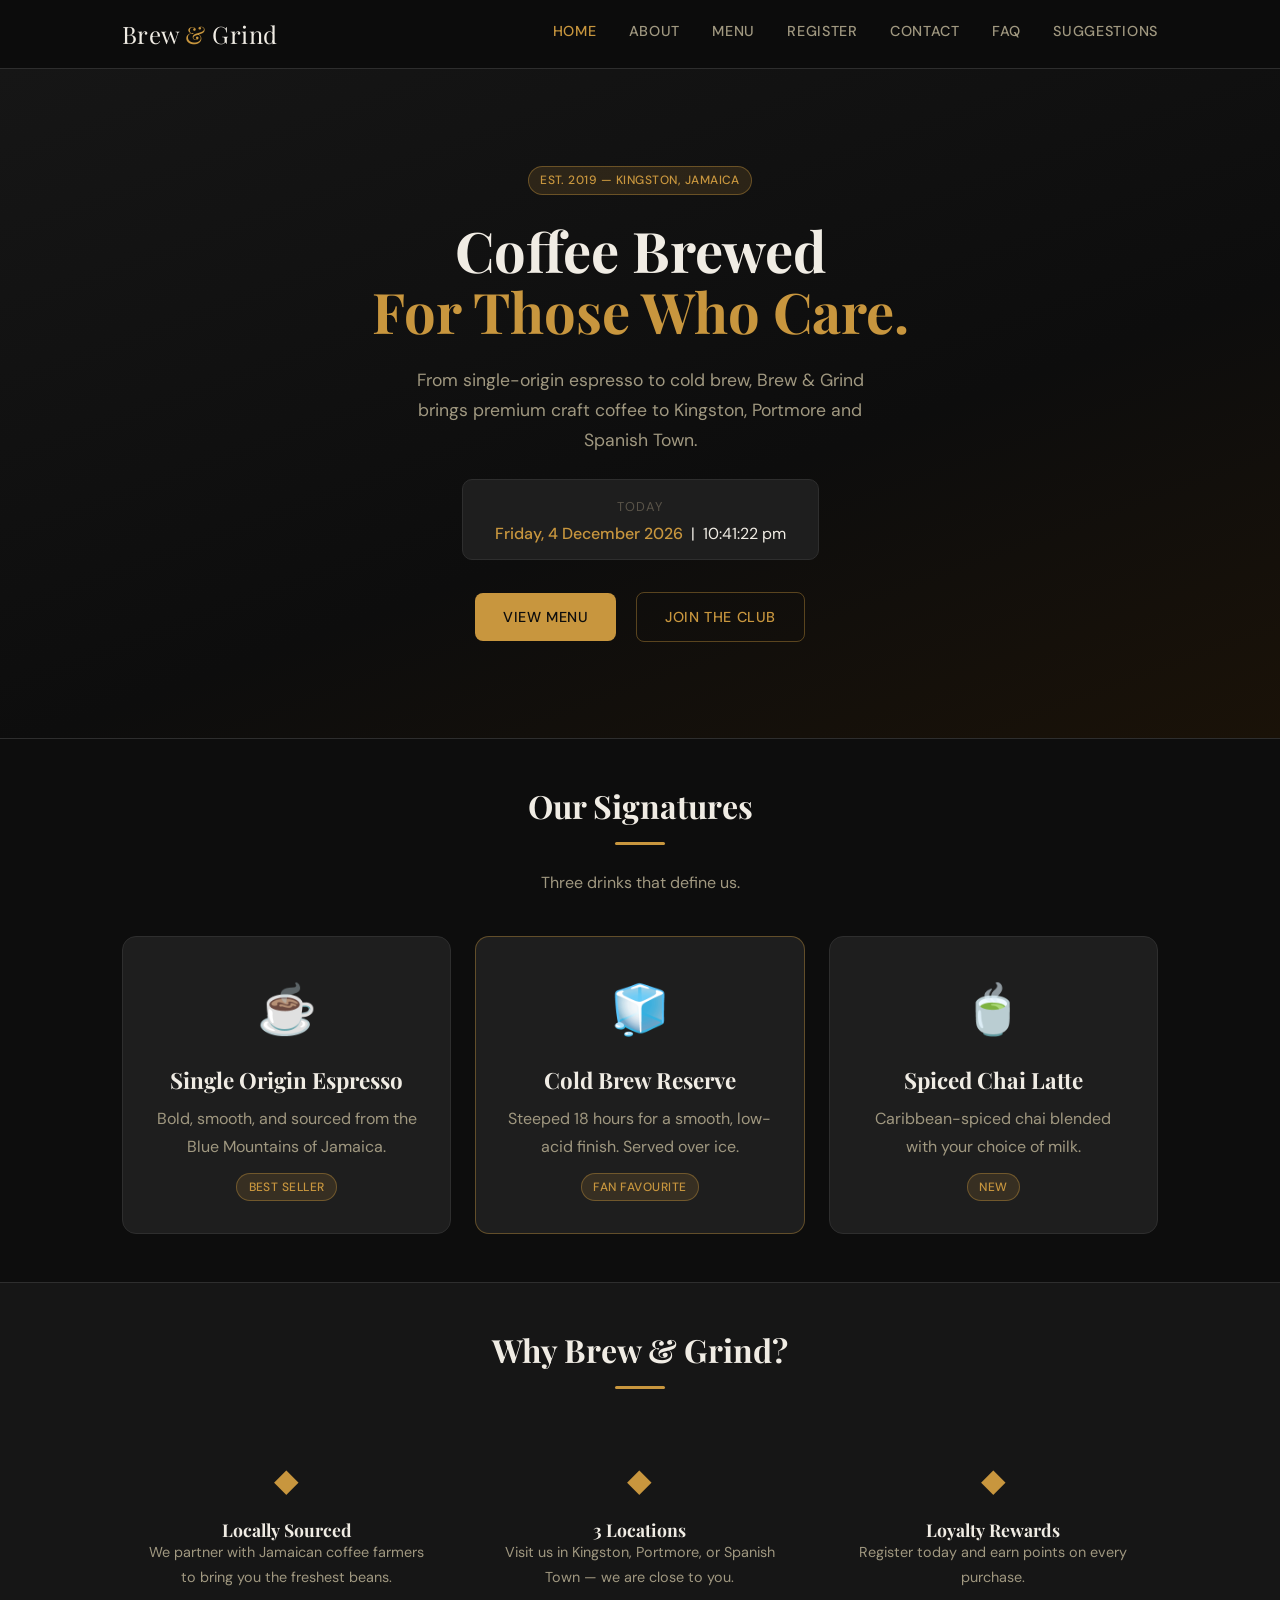
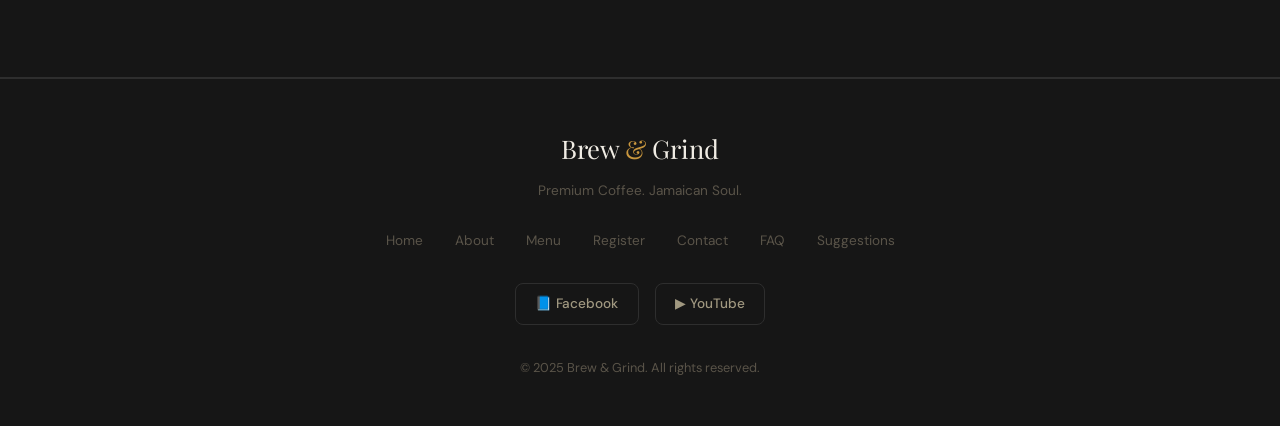
<file: index.html>
<!DOCTYPE html>
<html lang="en">
<head>
  <meta charset="UTF-8" />
  <meta name="viewport" content="width=device-width, initial-scale=1.0" />
  <title>Brew &amp; Grind — Premium Coffee Jamaica</title>
  <link rel="stylesheet" href="css/style.css" />
</head>
<body>

  <!-- Navigation -->
  <nav>
    <div class="nav-container">
      <a href="index.html" class="nav-logo">Brew <span>&amp;</span> Grind</a>
      <ul class="nav-links">
        <li><a href="index.html">Home</a></li>
        <li><a href="about.html">About</a></li>
        <li><a href="products.html">Menu</a></li>
        <li><a href="register.html">Register</a></li>
        <li><a href="contact.html">Contact</a></li>
        <li><a href="faq.html">FAQ</a></li>
        <li><a href="suggestions.html">Suggestions</a></li>
      </ul>
    </div>
  </nav>

  <!-- Hero Section -->
  <section style="background: linear-gradient(160deg, #161616 0%, #0d0d0d 60%, #1a1208 100%); padding: 6rem 2rem; text-align: center; border-bottom: 1px solid #2e2e2e;">
    <div style="max-width: 700px; margin: 0 auto;">
      <span class="badge">Est. 2019 — Kingston, Jamaica</span>
      <h1 style="margin-top: 1.5rem; font-size: 3.5rem; line-height: 1.1;">
        Coffee Brewed<br /><span style="color: var(--accent);">For Those Who Care.</span>
      </h1>
      <p style="font-size: 1.1rem; margin: 1.5rem auto; max-width: 500px;">
        From single-origin espresso to cold brew, Brew &amp; Grind brings premium craft coffee to Kingston, Portmore and Spanish Town.
      </p>
      <!-- Date and Time Display -->
      <div style="background: #1e1e1e; border: 1px solid #2e2e2e; border-radius: 10px; display: inline-block; padding: 0.75rem 2rem; margin-bottom: 2rem;">
        <span style="color: var(--text-muted); font-size: 0.8rem; text-transform: uppercase; letter-spacing: 0.08em;">Today</span><br />
        <span id="current-date" style="color: var(--accent); font-size: 1rem; font-weight: 500;"></span>
        &nbsp;|&nbsp;
        <span id="current-time" style="color: var(--text-primary); font-size: 1rem;"></span>
      </div>
      <br />
      <a href="products.html" class="btn btn-primary" style="margin-right: 1rem;">View Menu</a>
      <a href="register.html" class="btn btn-outline">Join The Club</a>
    </div>
  </section>

  <!-- Featured Items -->
  <section class="container">
    <div class="section-title">
      <h2>Our Signatures</h2>
      <div class="accent-line"></div>
      <p>Three drinks that define us.</p>
    </div>

    <div class="grid-3">
      <div class="card" style="text-align:center;">
        <div style="font-size: 3rem; margin-bottom: 1rem;">☕</div>
        <h3>Single Origin Espresso</h3>
        <p style="margin: 0.75rem 0;">Bold, smooth, and sourced from the Blue Mountains of Jamaica.</p>
        <span class="badge">Best Seller</span>
      </div>
      <div class="card" style="text-align:center; border-color: var(--border-accent);">
        <div style="font-size: 3rem; margin-bottom: 1rem;">🧊</div>
        <h3>Cold Brew Reserve</h3>
        <p style="margin: 0.75rem 0;">Steeped 18 hours for a smooth, low-acid finish. Served over ice.</p>
        <span class="badge">Fan Favourite</span>
      </div>
      <div class="card" style="text-align:center;">
        <div style="font-size: 3rem; margin-bottom: 1rem;">🍵</div>
        <h3>Spiced Chai Latte</h3>
        <p style="margin: 0.75rem 0;">Caribbean-spiced chai blended with your choice of milk.</p>
        <span class="badge">New</span>
      </div>
    </div>
  </section>

  <!-- Why Us Section -->
  <section style="background: var(--bg-secondary); border-top: 1px solid var(--border); border-bottom: 1px solid var(--border); padding: 3rem 2rem;">
    <div class="container" style="padding: 0 2rem;">
      <div class="section-title">
        <h2>Why Brew &amp; Grind?</h2>
        <div class="accent-line"></div>
      </div>
      <div class="grid-3">
        <div style="text-align:center; padding: 1.5rem;">
          <div style="font-size:2rem; color:var(--accent); margin-bottom:0.75rem;">&#9670;</div>
          <h4>Locally Sourced</h4>
          <p style="font-size:0.9rem;">We partner with Jamaican coffee farmers to bring you the freshest beans.</p>
        </div>
        <div style="text-align:center; padding: 1.5rem;">
          <div style="font-size:2rem; color:var(--accent); margin-bottom:0.75rem;">&#9670;</div>
          <h4>3 Locations</h4>
          <p style="font-size:0.9rem;">Visit us in Kingston, Portmore, or Spanish Town — we are close to you.</p>
        </div>
        <div style="text-align:center; padding: 1.5rem;">
          <div style="font-size:2rem; color:var(--accent); margin-bottom:0.75rem;">&#9670;</div>
          <h4>Loyalty Rewards</h4>
          <p style="font-size:0.9rem;">Register today and earn points on every purchase.</p>
        </div>
      </div>
    </div>
  </section>

  <!-- Footer -->
  <footer>
    <div class="footer-logo">Brew <span>&amp;</span> Grind</div>
    <p class="footer-tagline">Premium Coffee. Jamaican Soul.</p>
    <ul class="footer-links">
      <li><a href="index.html">Home</a></li>
      <li><a href="about.html">About</a></li>
      <li><a href="products.html">Menu</a></li>
      <li><a href="register.html">Register</a></li>
      <li><a href="contact.html">Contact</a></li>
      <li><a href="faq.html">FAQ</a></li>
      <li><a href="suggestions.html">Suggestions</a></li>
    </ul>
    <div class="social-links">
      <a href="https://www.facebook.com" target="_blank" class="social-btn">&#x1F4D8; Facebook</a>
      <a href="https://www.youtube.com" target="_blank" class="social-btn">&#x25B6; YouTube</a>
    </div>
    <p class="footer-copy">&copy; 2025 Brew &amp; Grind. All rights reserved.</p>
  </footer>

  <script src="js/main.js"></script>
</body>
</html>
</file>
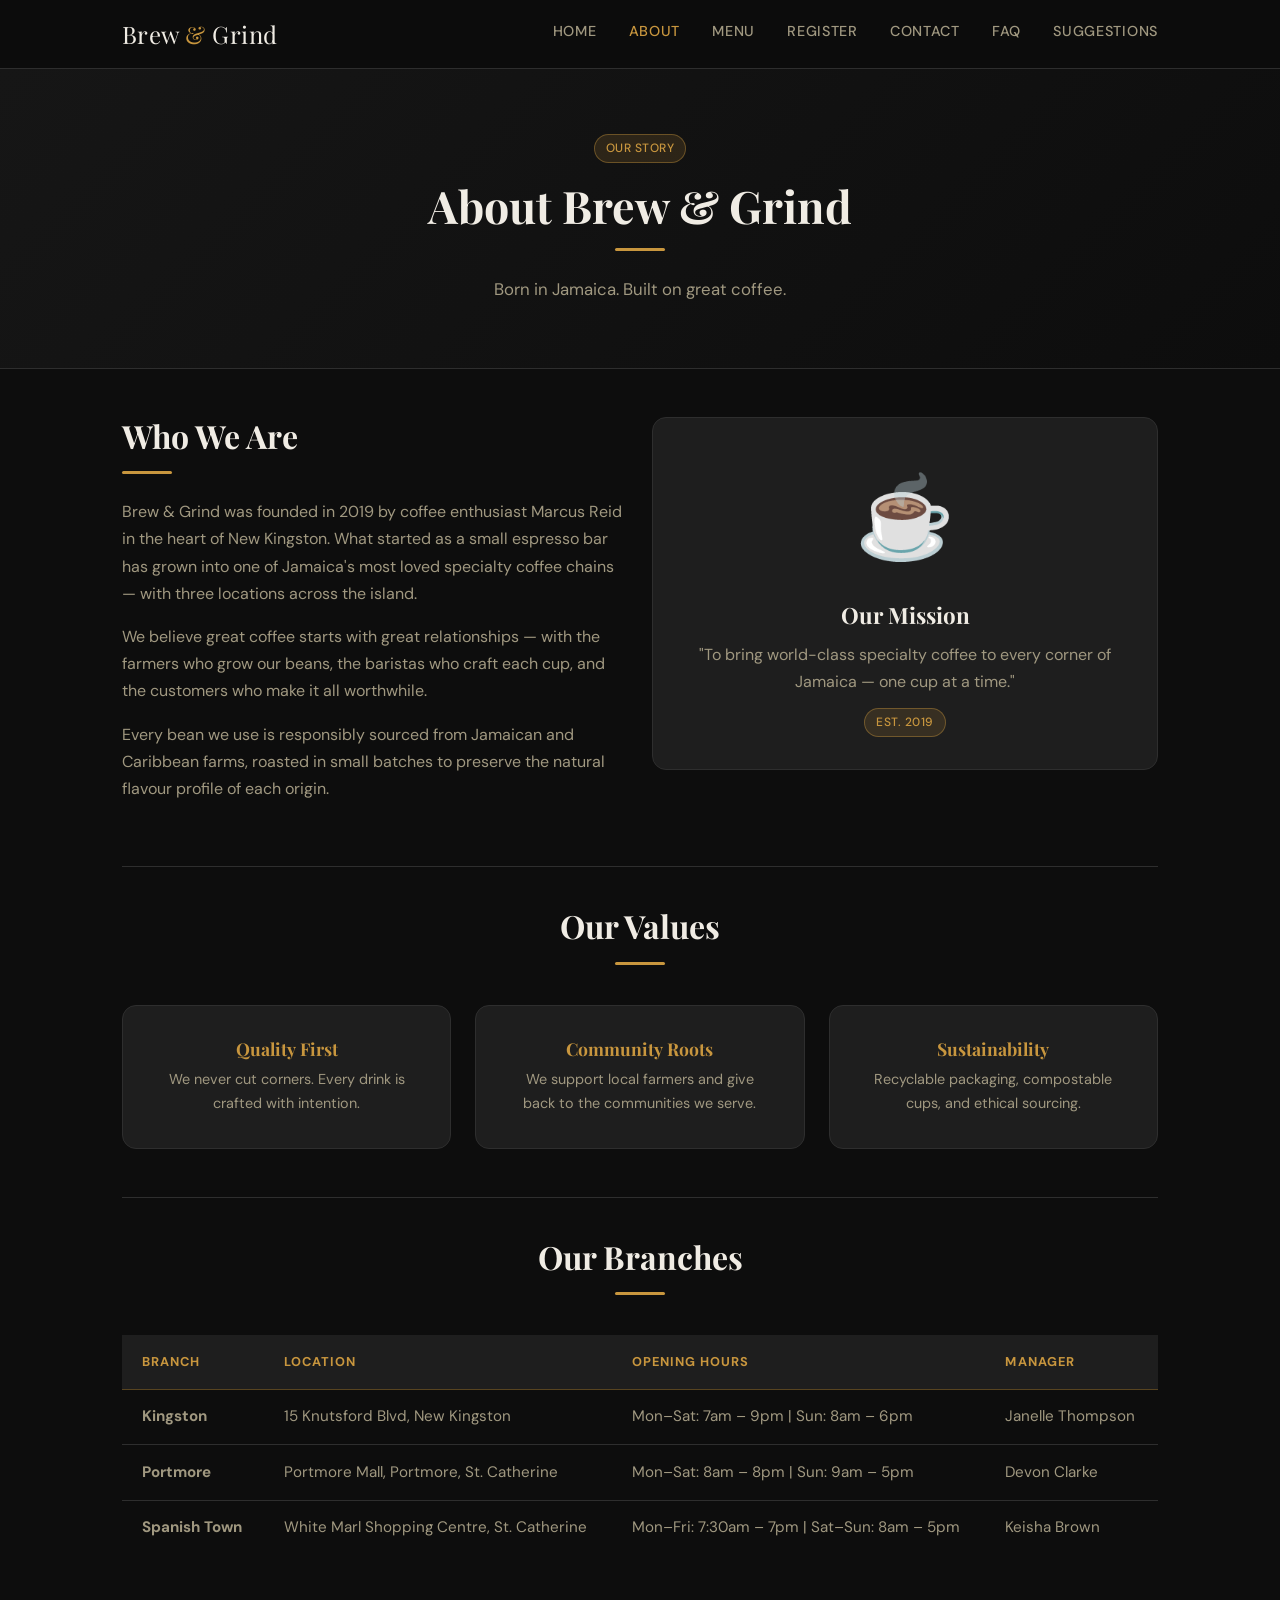
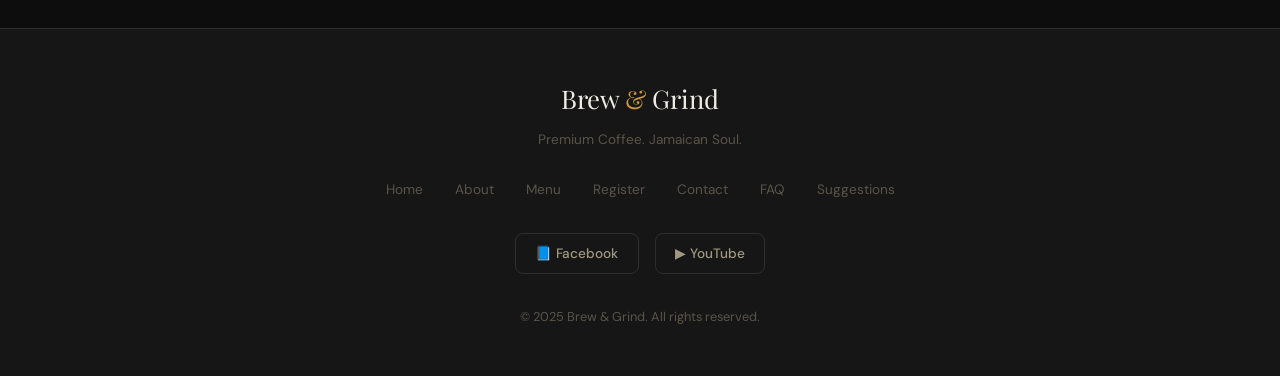
<file: about.html>
<!DOCTYPE html>
<html lang="en">
<head>
  <meta charset="UTF-8" />
  <meta name="viewport" content="width=device-width, initial-scale=1.0" />
  <title>About Us — Brew &amp; Grind</title>
  <link rel="stylesheet" href="css/style.css" />
</head>
<body>

  <nav>
    <div class="nav-container">
      <a href="index.html" class="nav-logo">Brew <span>&amp;</span> Grind</a>
      <ul class="nav-links">
        <li><a href="index.html">Home</a></li>
        <li><a href="about.html">About</a></li>
        <li><a href="products.html">Menu</a></li>
        <li><a href="register.html">Register</a></li>
        <li><a href="contact.html">Contact</a></li>
        <li><a href="faq.html">FAQ</a></li>
        <li><a href="suggestions.html">Suggestions</a></li>
      </ul>
    </div>
  </nav>

  <div class="page-header">
    <span class="badge">Our Story</span>
    <h1 style="margin-top:1rem;">About Brew &amp; Grind</h1>
    <div class="accent-line"></div>
    <p>Born in Jamaica. Built on great coffee.</p>
  </div>

  <div class="container">

    <!-- Brand Story -->
    <div class="grid-2" style="align-items:start; margin-bottom: 3rem;">
      <div>
        <h2>Who We Are</h2>
        <div class="accent-line" style="margin-left:0;"></div>
        <p>Brew &amp; Grind was founded in 2019 by coffee enthusiast Marcus Reid in the heart of New Kingston. What started as a small espresso bar has grown into one of Jamaica's most loved specialty coffee chains — with three locations across the island.</p>
        <p>We believe great coffee starts with great relationships — with the farmers who grow our beans, the baristas who craft each cup, and the customers who make it all worthwhile.</p>
        <p>Every bean we use is responsibly sourced from Jamaican and Caribbean farms, roasted in small batches to preserve the natural flavour profile of each origin.</p>
      </div>
      <div class="card" style="text-align:center;">
        <div style="font-size:5rem; margin-bottom:1rem;">&#9749;</div>
        <h3>Our Mission</h3>
        <p style="margin:0.75rem 0;">"To bring world-class specialty coffee to every corner of Jamaica — one cup at a time."</p>
        <span class="badge">Est. 2019</span>
      </div>
    </div>

    <hr class="divider" />

    <!-- Values -->
    <div class="section-title">
      <h2>Our Values</h2>
      <div class="accent-line"></div>
    </div>

    <div class="grid-3" style="margin-bottom:3rem;">
      <div class="card" style="text-align:center;">
        <h4 style="color:var(--accent); margin-bottom:0.5rem;">Quality First</h4>
        <p style="font-size:0.9rem; margin:0;">We never cut corners. Every drink is crafted with intention.</p>
      </div>
      <div class="card" style="text-align:center;">
        <h4 style="color:var(--accent); margin-bottom:0.5rem;">Community Roots</h4>
        <p style="font-size:0.9rem; margin:0;">We support local farmers and give back to the communities we serve.</p>
      </div>
      <div class="card" style="text-align:center;">
        <h4 style="color:var(--accent); margin-bottom:0.5rem;">Sustainability</h4>
        <p style="font-size:0.9rem; margin:0;">Recyclable packaging, compostable cups, and ethical sourcing.</p>
      </div>
    </div>

    <hr class="divider" />

    <!-- Branches -->
    <div class="section-title">
      <h2>Our Branches</h2>
      <div class="accent-line"></div>
    </div>

    <table>
      <thead>
        <tr>
          <th>Branch</th>
          <th>Location</th>
          <th>Opening Hours</th>
          <th>Manager</th>
        </tr>
      </thead>
      <tbody>
        <tr>
          <td><strong>Kingston</strong></td>
          <td>15 Knutsford Blvd, New Kingston</td>
          <td>Mon–Sat: 7am – 9pm | Sun: 8am – 6pm</td>
          <td>Janelle Thompson</td>
        </tr>
        <tr>
          <td><strong>Portmore</strong></td>
          <td>Portmore Mall, Portmore, St. Catherine</td>
          <td>Mon–Sat: 8am – 8pm | Sun: 9am – 5pm</td>
          <td>Devon Clarke</td>
        </tr>
        <tr>
          <td><strong>Spanish Town</strong></td>
          <td>White Marl Shopping Centre, St. Catherine</td>
          <td>Mon–Fri: 7:30am – 7pm | Sat–Sun: 8am – 5pm</td>
          <td>Keisha Brown</td>
        </tr>
      </tbody>
    </table>

  </div>

  <footer>
    <div class="footer-logo">Brew <span>&amp;</span> Grind</div>
    <p class="footer-tagline">Premium Coffee. Jamaican Soul.</p>
    <ul class="footer-links">
      <li><a href="index.html">Home</a></li>
      <li><a href="about.html">About</a></li>
      <li><a href="products.html">Menu</a></li>
      <li><a href="register.html">Register</a></li>
      <li><a href="contact.html">Contact</a></li>
      <li><a href="faq.html">FAQ</a></li>
      <li><a href="suggestions.html">Suggestions</a></li>
    </ul>
    <div class="social-links">
      <a href="https://www.facebook.com" target="_blank" class="social-btn">&#x1F4D8; Facebook</a>
      <a href="https://www.youtube.com" target="_blank" class="social-btn">&#x25B6; YouTube</a>
    </div>
    <p class="footer-copy">&copy; 2025 Brew &amp; Grind. All rights reserved.</p>
  </footer>

  <script src="js/main.js"></script>
</body>
</html>
</file>
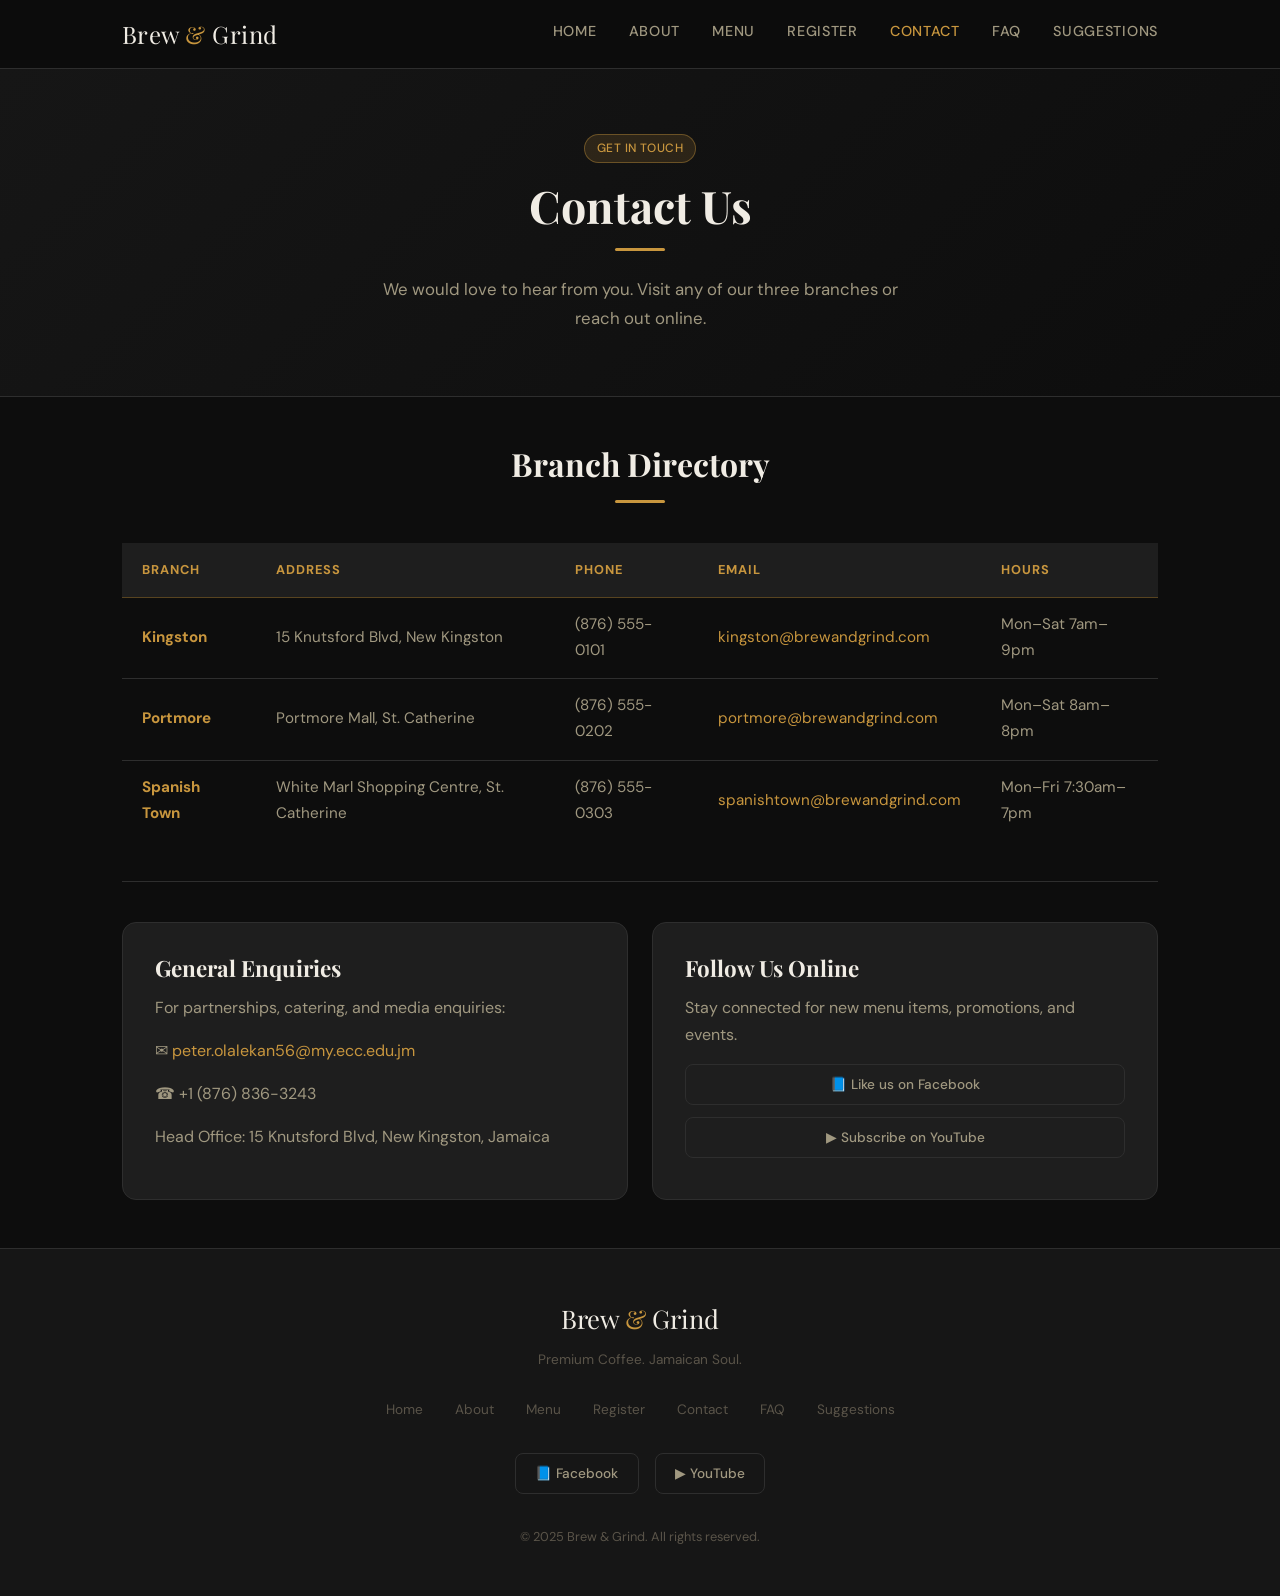
<file: contact.html>
<!DOCTYPE html>
<html lang="en">
<head>
  <meta charset="UTF-8" />
  <meta name="viewport" content="width=device-width, initial-scale=1.0" />
  <title>Contact Us — Brew &amp; Grind</title>
  <link rel="stylesheet" href="css/style.css" />
</head>
<body>

  <nav>
    <div class="nav-container">
      <a href="index.html" class="nav-logo">Brew <span>&amp;</span> Grind</a>
      <ul class="nav-links">
        <li><a href="index.html">Home</a></li>
        <li><a href="about.html">About</a></li>
        <li><a href="products.html">Menu</a></li>
        <li><a href="register.html">Register</a></li>
        <li><a href="contact.html">Contact</a></li>
        <li><a href="faq.html">FAQ</a></li>
        <li><a href="suggestions.html">Suggestions</a></li>
      </ul>
    </div>
  </nav>

  <div class="page-header">
    <span class="badge">Get In Touch</span>
    <h1 style="margin-top:1rem;">Contact Us</h1>
    <div class="accent-line"></div>
    <p>We would love to hear from you. Visit any of our three branches or reach out online.</p>
  </div>

  <div class="container">

    <!-- Branch Contact Table -->
    <div class="section-title">
      <h2>Branch Directory</h2>
      <div class="accent-line"></div>
    </div>

    <table>
      <thead>
        <tr>
          <th>Branch</th>
          <th>Address</th>
          <th>Phone</th>
          <th>Email</th>
          <th>Hours</th>
        </tr>
      </thead>
      <tbody>
        <tr>
          <td><strong style="color:var(--accent);">Kingston</strong></td>
          <td>15 Knutsford Blvd, New Kingston</td>
          <td>(876) 555-0101</td>
          <td><a href="mailto:kingston@brewandgrind.com">kingston@brewandgrind.com</a></td>
          <td>Mon–Sat 7am–9pm</td>
        </tr>
        <tr>
          <td><strong style="color:var(--accent);">Portmore</strong></td>
          <td>Portmore Mall, St. Catherine</td>
          <td>(876) 555-0202</td>
          <td><a href="mailto:portmore@brewandgrind.com">portmore@brewandgrind.com</a></td>
          <td>Mon–Sat 8am–8pm</td>
        </tr>
        <tr>
          <td><strong style="color:var(--accent);">Spanish Town</strong></td>
          <td>White Marl Shopping Centre, St. Catherine</td>
          <td>(876) 555-0303</td>
          <td><a href="mailto:spanishtown@brewandgrind.com">spanishtown@brewandgrind.com</a></td>
          <td>Mon–Fri 7:30am–7pm</td>
        </tr>
      </tbody>
    </table>

    <hr class="divider" />

    <!-- General Enquiry & Social -->
    <div class="grid-2">
      <div class="card">
        <h3>General Enquiries</h3>
        <p style="margin-top:0.75rem;">For partnerships, catering, and media enquiries:</p>
        <p>&#x2709; <a href="mailto:peter.olalekan56@my.ecc.edu.jm">peter.olalekan56@my.ecc.edu.jm</a></p>
        <p>&#x260E; +1 (876) 836-3243</p>
        <p>Head Office: 15 Knutsford Blvd, New Kingston, Jamaica</p>
      </div>
      <div class="card">
        <h3>Follow Us Online</h3>
        <p style="margin-top:0.75rem;">Stay connected for new menu items, promotions, and events.</p>
        <div style="display:flex; flex-direction:column; gap:0.75rem; margin-top:1rem;">
          <a href="https://www.facebook.com" target="_blank" class="social-btn" style="justify-content:center;">
            &#x1F4D8; Like us on Facebook
          </a>
          <a href="https://www.youtube.com" target="_blank" class="social-btn" style="justify-content:center;">
            &#x25B6; Subscribe on YouTube
          </a>
        </div>
      </div>
    </div>

  </div>

  <footer>
    <div class="footer-logo">Brew <span>&amp;</span> Grind</div>
    <p class="footer-tagline">Premium Coffee. Jamaican Soul.</p>
    <ul class="footer-links">
      <li><a href="index.html">Home</a></li>
      <li><a href="about.html">About</a></li>
      <li><a href="products.html">Menu</a></li>
      <li><a href="register.html">Register</a></li>
      <li><a href="contact.html">Contact</a></li>
      <li><a href="faq.html">FAQ</a></li>
      <li><a href="suggestions.html">Suggestions</a></li>
    </ul>
    <div class="social-links">
      <a href="https://www.facebook.com" target="_blank" class="social-btn">&#x1F4D8; Facebook</a>
      <a href="https://www.youtube.com" target="_blank" class="social-btn">&#x25B6; YouTube</a>
    </div>
    <p class="footer-copy">&copy; 2025 Brew &amp; Grind. All rights reserved.</p>
  </footer>

  <script src="js/main.js"></script>
</body>
</html>
</file>
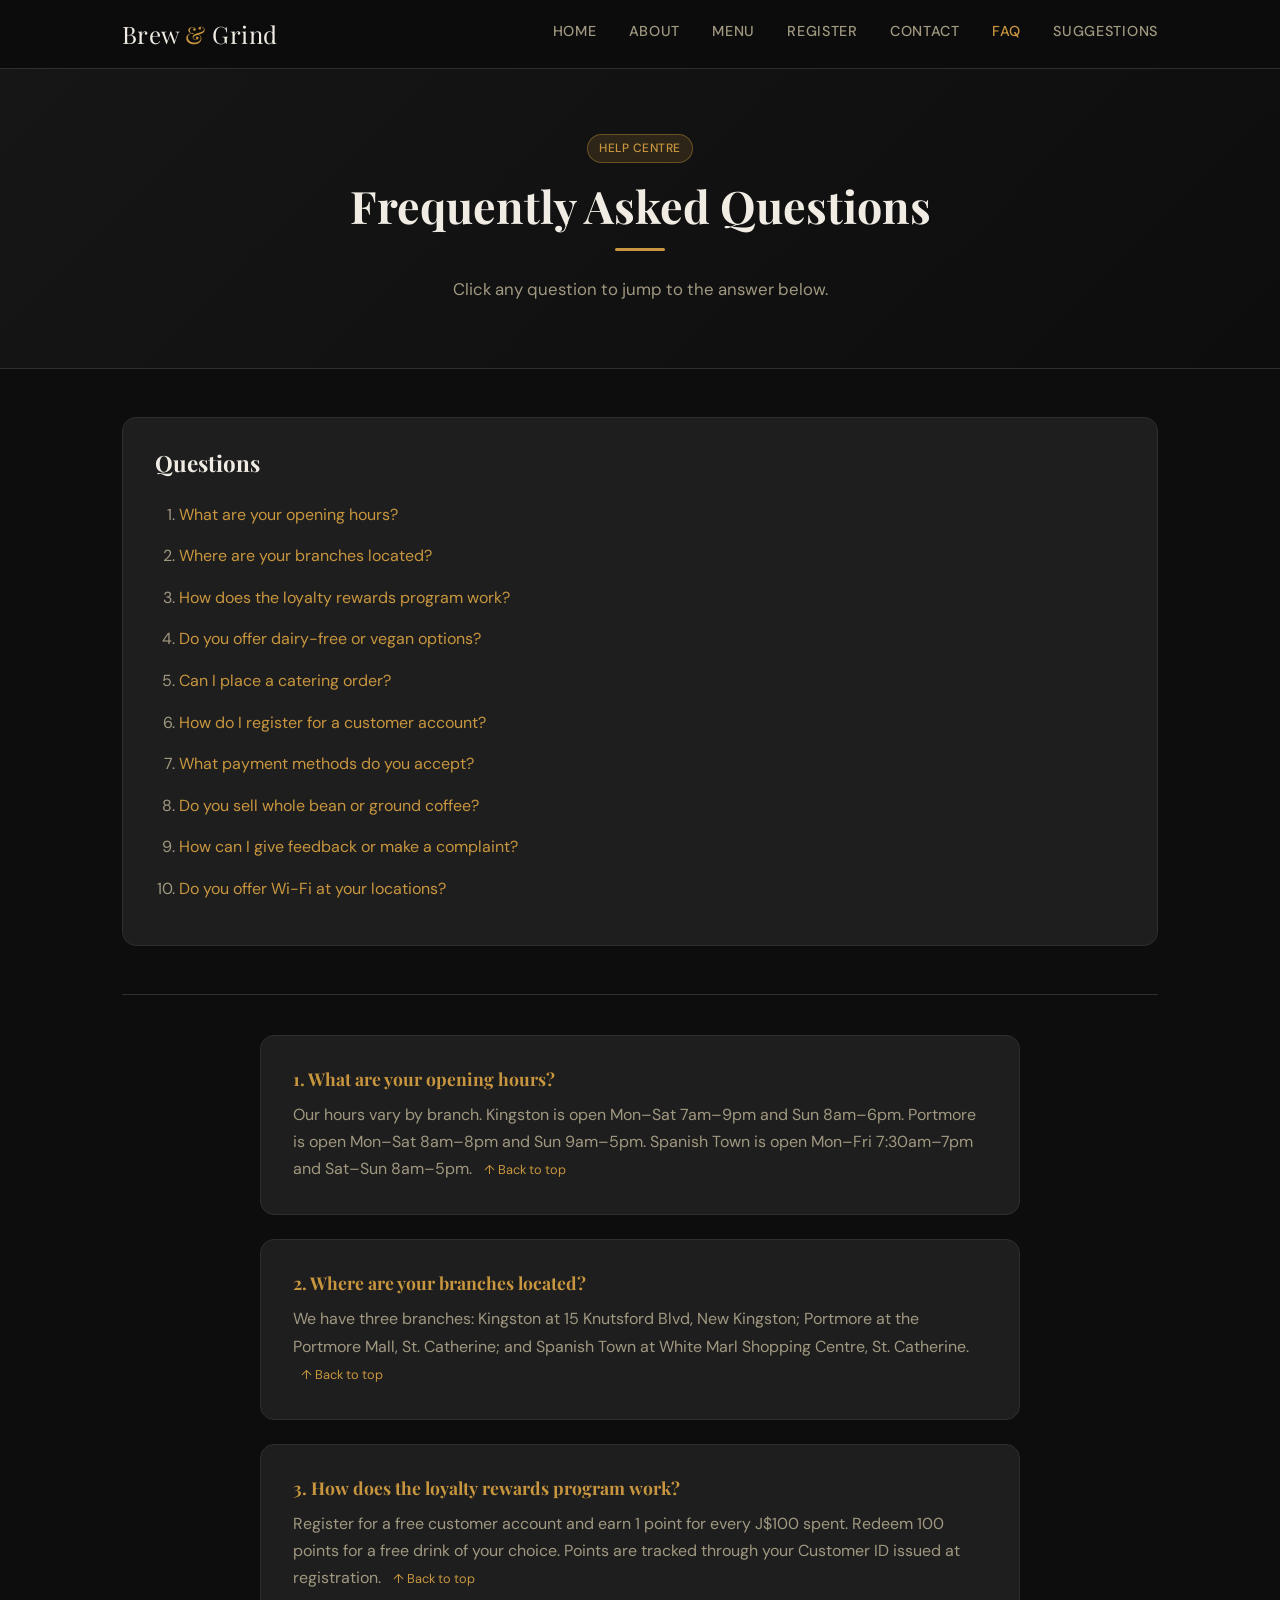
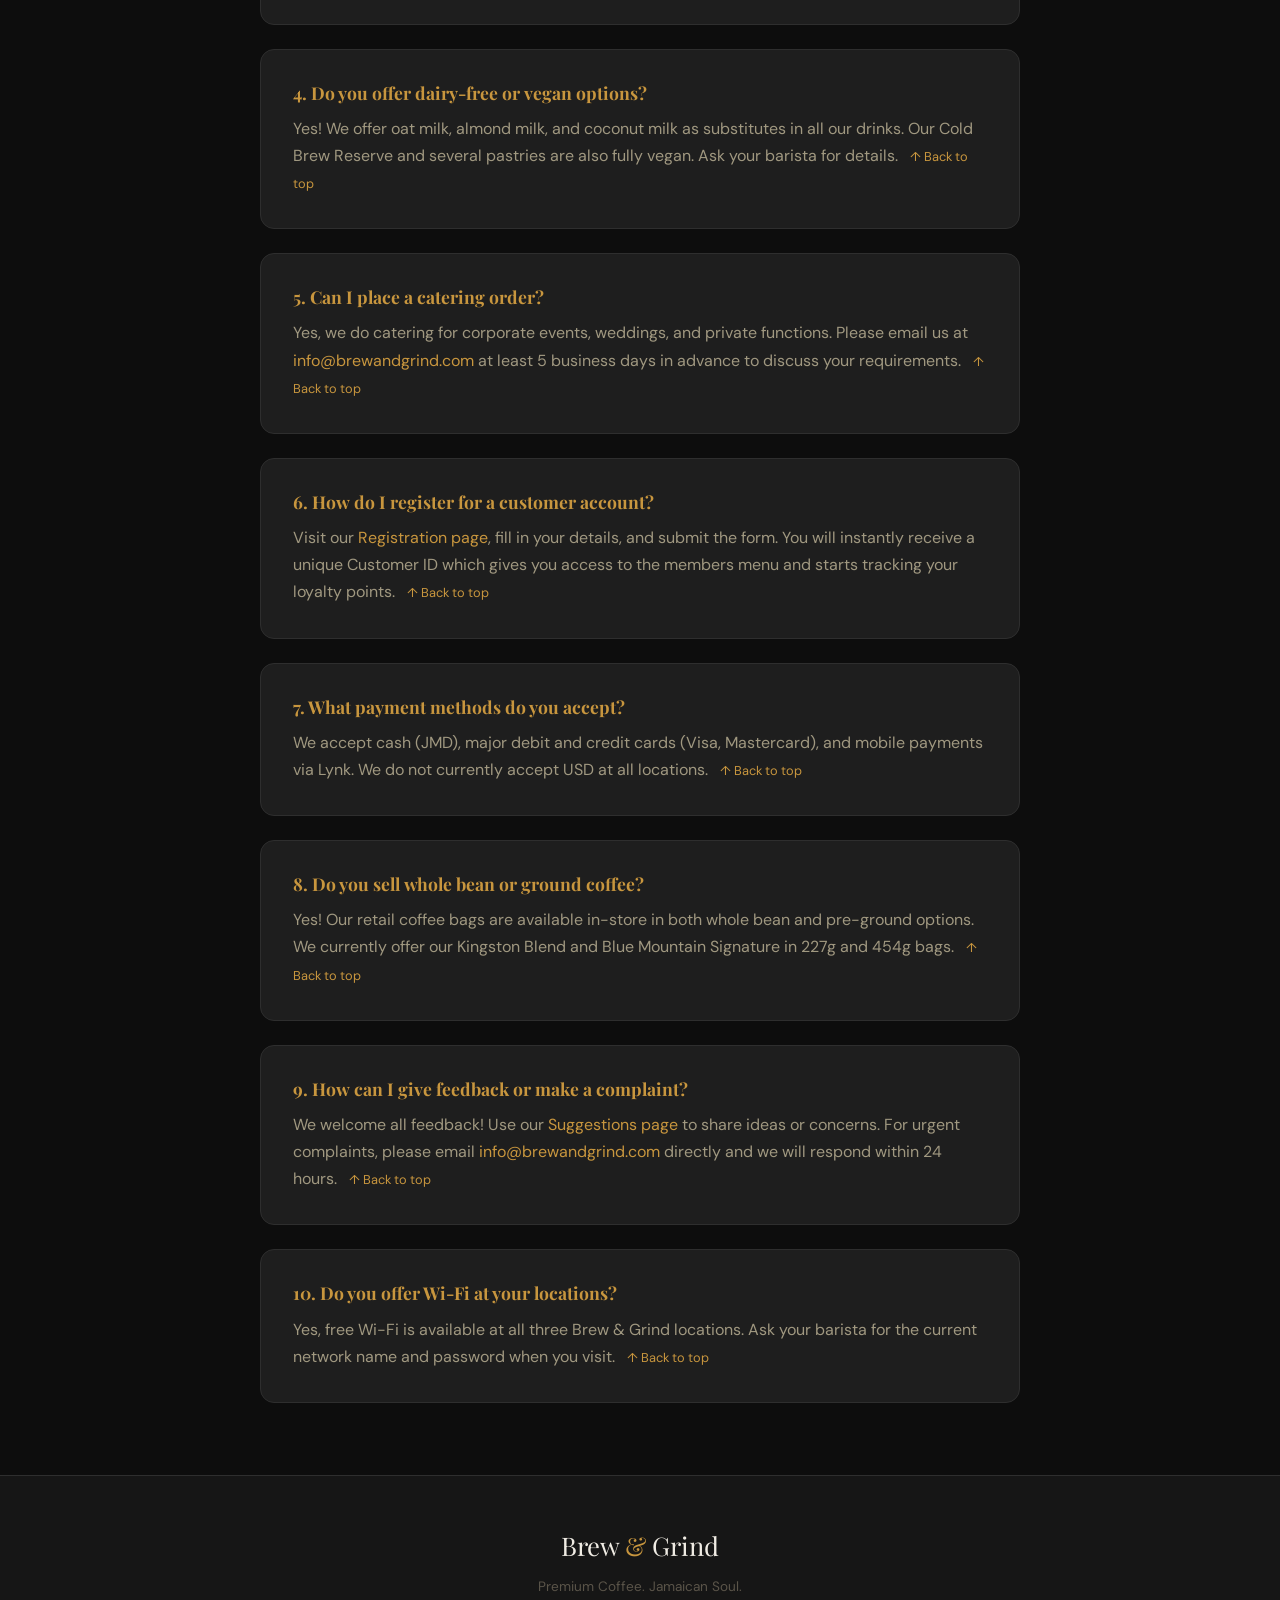
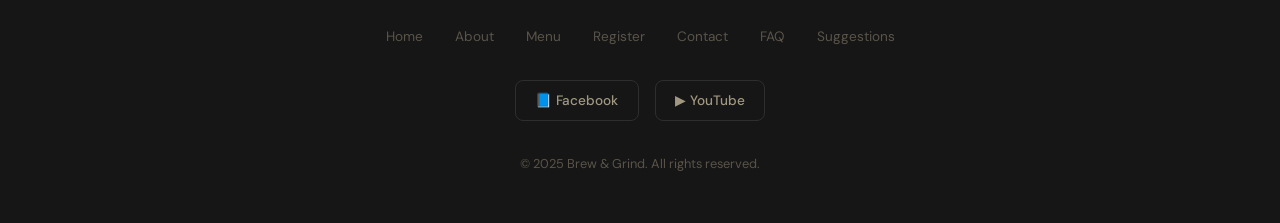
<file: faq.html>
<!DOCTYPE html>
<html lang="en">
<head>
  <meta charset="UTF-8" />
  <meta name="viewport" content="width=device-width, initial-scale=1.0" />
  <title>FAQ — Brew &amp; Grind</title>
  <link rel="stylesheet" href="css/style.css" />
</head>
<body>

  <nav>
    <div class="nav-container">
      <a href="index.html" class="nav-logo">Brew <span>&amp;</span> Grind</a>
      <ul class="nav-links">
        <li><a href="index.html">Home</a></li>
        <li><a href="about.html">About</a></li>
        <li><a href="products.html">Menu</a></li>
        <li><a href="register.html">Register</a></li>
        <li><a href="contact.html">Contact</a></li>
        <li><a href="faq.html">FAQ</a></li>
        <li><a href="suggestions.html">Suggestions</a></li>
      </ul>
    </div>
  </nav>

  <div class="page-header">
    <span class="badge">Help Centre</span>
    <h1 style="margin-top:1rem;">Frequently Asked Questions</h1>
    <div class="accent-line"></div>
    <p>Click any question to jump to the answer below.</p>
  </div>

  <div class="container">

    <!-- Quick Links -->
    <div class="card" style="margin-bottom:3rem;">
      <h3 style="margin-bottom:1.25rem;">Questions</h3>
      <ol style="line-height:2.2;">
        <li><a href="#q1">What are your opening hours?</a></li>
        <li><a href="#q2">Where are your branches located?</a></li>
        <li><a href="#q3">How does the loyalty rewards program work?</a></li>
        <li><a href="#q4">Do you offer dairy-free or vegan options?</a></li>
        <li><a href="#q5">Can I place a catering order?</a></li>
        <li><a href="#q6">How do I register for a customer account?</a></li>
        <li><a href="#q7">What payment methods do you accept?</a></li>
        <li><a href="#q8">Do you sell whole bean or ground coffee?</a></li>
        <li><a href="#q9">How can I give feedback or make a complaint?</a></li>
        <li><a href="#q10">Do you offer Wi-Fi at your locations?</a></li>
      </ol>
    </div>

    <hr class="divider" />

    <!-- Answers -->
    <div style="max-width: 760px; margin: 0 auto;">

      <div id="q1" class="card" style="margin-bottom:1.5rem;">
        <h4 style="color:var(--accent);">1. What are your opening hours?</h4>
        <p style="margin-top:0.75rem; margin-bottom:0;">Our hours vary by branch. Kingston is open Mon–Sat 7am–9pm and Sun 8am–6pm. Portmore is open Mon–Sat 8am–8pm and Sun 9am–5pm. Spanish Town is open Mon–Fri 7:30am–7pm and Sat–Sun 8am–5pm. <a href="#top" style="font-size:0.8rem; margin-left:0.5rem;">&#8593; Back to top</a></p>
      </div>

      <div id="q2" class="card" style="margin-bottom:1.5rem;">
        <h4 style="color:var(--accent);">2. Where are your branches located?</h4>
        <p style="margin-top:0.75rem; margin-bottom:0;">We have three branches: Kingston at 15 Knutsford Blvd, New Kingston; Portmore at the Portmore Mall, St. Catherine; and Spanish Town at White Marl Shopping Centre, St. Catherine. <a href="#top" style="font-size:0.8rem; margin-left:0.5rem;">&#8593; Back to top</a></p>
      </div>

      <div id="q3" class="card" style="margin-bottom:1.5rem;">
        <h4 style="color:var(--accent);">3. How does the loyalty rewards program work?</h4>
        <p style="margin-top:0.75rem; margin-bottom:0;">Register for a free customer account and earn 1 point for every J$100 spent. Redeem 100 points for a free drink of your choice. Points are tracked through your Customer ID issued at registration. <a href="#top" style="font-size:0.8rem; margin-left:0.5rem;">&#8593; Back to top</a></p>
      </div>

      <div id="q4" class="card" style="margin-bottom:1.5rem;">
        <h4 style="color:var(--accent);">4. Do you offer dairy-free or vegan options?</h4>
        <p style="margin-top:0.75rem; margin-bottom:0;">Yes! We offer oat milk, almond milk, and coconut milk as substitutes in all our drinks. Our Cold Brew Reserve and several pastries are also fully vegan. Ask your barista for details. <a href="#top" style="font-size:0.8rem; margin-left:0.5rem;">&#8593; Back to top</a></p>
      </div>

      <div id="q5" class="card" style="margin-bottom:1.5rem;">
        <h4 style="color:var(--accent);">5. Can I place a catering order?</h4>
        <p style="margin-top:0.75rem; margin-bottom:0;">Yes, we do catering for corporate events, weddings, and private functions. Please email us at <a href="mailto:info@brewandgrind.com">info@brewandgrind.com</a> at least 5 business days in advance to discuss your requirements. <a href="#top" style="font-size:0.8rem; margin-left:0.5rem;">&#8593; Back to top</a></p>
      </div>

      <div id="q6" class="card" style="margin-bottom:1.5rem;">
        <h4 style="color:var(--accent);">6. How do I register for a customer account?</h4>
        <p style="margin-top:0.75rem; margin-bottom:0;">Visit our <a href="register.html">Registration page</a>, fill in your details, and submit the form. You will instantly receive a unique Customer ID which gives you access to the members menu and starts tracking your loyalty points. <a href="#top" style="font-size:0.8rem; margin-left:0.5rem;">&#8593; Back to top</a></p>
      </div>

      <div id="q7" class="card" style="margin-bottom:1.5rem;">
        <h4 style="color:var(--accent);">7. What payment methods do you accept?</h4>
        <p style="margin-top:0.75rem; margin-bottom:0;">We accept cash (JMD), major debit and credit cards (Visa, Mastercard), and mobile payments via Lynk. We do not currently accept USD at all locations. <a href="#top" style="font-size:0.8rem; margin-left:0.5rem;">&#8593; Back to top</a></p>
      </div>

      <div id="q8" class="card" style="margin-bottom:1.5rem;">
        <h4 style="color:var(--accent);">8. Do you sell whole bean or ground coffee?</h4>
        <p style="margin-top:0.75rem; margin-bottom:0;">Yes! Our retail coffee bags are available in-store in both whole bean and pre-ground options. We currently offer our Kingston Blend and Blue Mountain Signature in 227g and 454g bags. <a href="#top" style="font-size:0.8rem; margin-left:0.5rem;">&#8593; Back to top</a></p>
      </div>

      <div id="q9" class="card" style="margin-bottom:1.5rem;">
        <h4 style="color:var(--accent);">9. How can I give feedback or make a complaint?</h4>
        <p style="margin-top:0.75rem; margin-bottom:0;">We welcome all feedback! Use our <a href="suggestions.html">Suggestions page</a> to share ideas or concerns. For urgent complaints, please email <a href="mailto:info@brewandgrind.com">info@brewandgrind.com</a> directly and we will respond within 24 hours. <a href="#top" style="font-size:0.8rem; margin-left:0.5rem;">&#8593; Back to top</a></p>
      </div>

      <div id="q10" class="card" style="margin-bottom:1.5rem;">
        <h4 style="color:var(--accent);">10. Do you offer Wi-Fi at your locations?</h4>
        <p style="margin-top:0.75rem; margin-bottom:0;">Yes, free Wi-Fi is available at all three Brew &amp; Grind locations. Ask your barista for the current network name and password when you visit. <a href="#top" style="font-size:0.8rem; margin-left:0.5rem;">&#8593; Back to top</a></p>
      </div>

    </div>
  </div>

  <footer>
    <div class="footer-logo">Brew <span>&amp;</span> Grind</div>
    <p class="footer-tagline">Premium Coffee. Jamaican Soul.</p>
    <ul class="footer-links">
      <li><a href="index.html">Home</a></li>
      <li><a href="about.html">About</a></li>
      <li><a href="products.html">Menu</a></li>
      <li><a href="register.html">Register</a></li>
      <li><a href="contact.html">Contact</a></li>
      <li><a href="faq.html">FAQ</a></li>
      <li><a href="suggestions.html">Suggestions</a></li>
    </ul>
    <div class="social-links">
      <a href="https://www.facebook.com" target="_blank" class="social-btn">&#x1F4D8; Facebook</a>
      <a href="https://www.youtube.com" target="_blank" class="social-btn">&#x25B6; YouTube</a>
    </div>
    <p class="footer-copy">&copy; 2025 Brew &amp; Grind. All rights reserved.</p>
  </footer>

  <script src="js/main.js"></script>
</body>
</html>
</file>
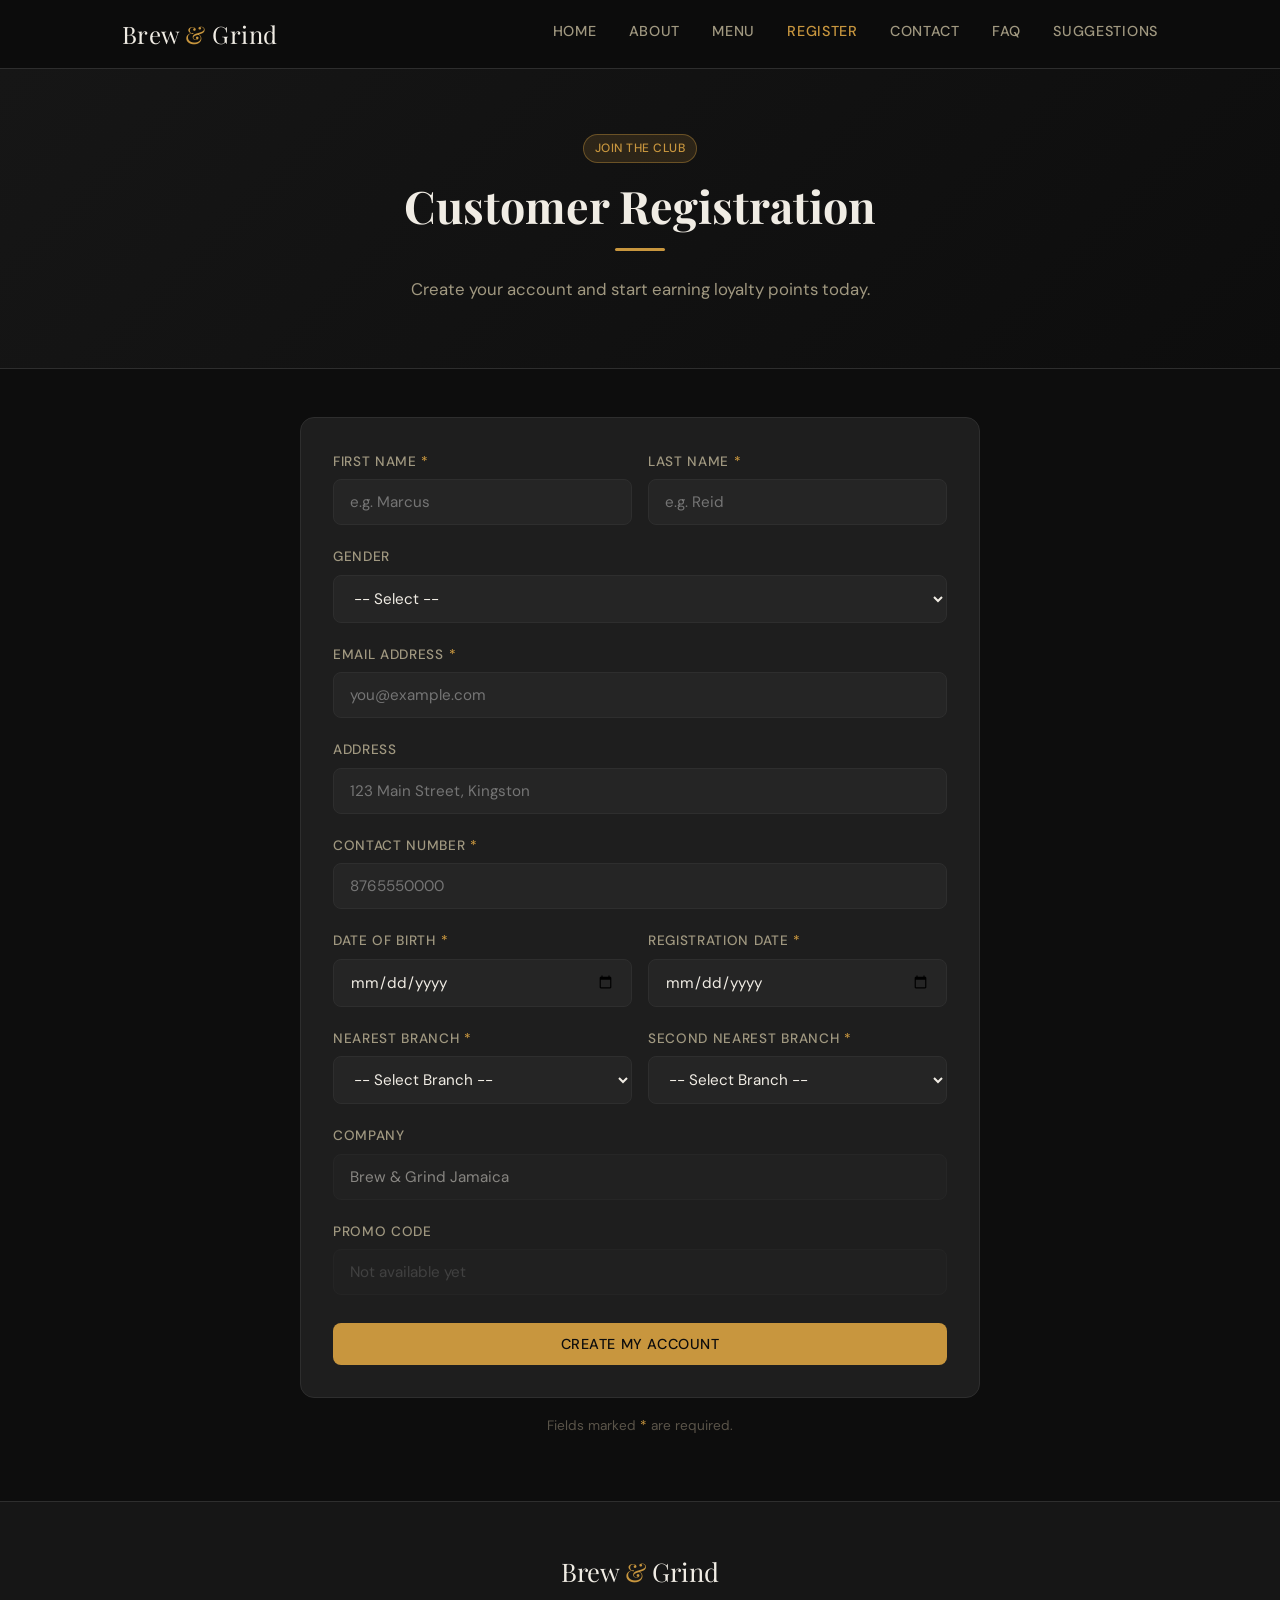
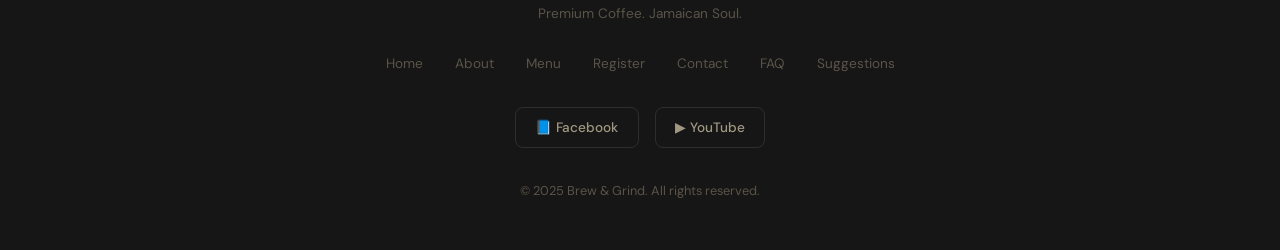
<file: register.html>
<!DOCTYPE html>
<html lang="en">
<head>
  <meta charset="UTF-8" />
  <meta name="viewport" content="width=device-width, initial-scale=1.0" />
  <title>Register — Brew &amp; Grind</title>
  <link rel="stylesheet" href="css/style.css" />
</head>
<body>

  <nav>
    <div class="nav-container">
      <a href="index.html" class="nav-logo">Brew <span>&amp;</span> Grind</a>
      <ul class="nav-links">
        <li><a href="index.html">Home</a></li>
        <li><a href="about.html">About</a></li>
        <li><a href="products.html">Menu</a></li>
        <li><a href="register.html">Register</a></li>
        <li><a href="contact.html">Contact</a></li>
        <li><a href="faq.html">FAQ</a></li>
        <li><a href="suggestions.html">Suggestions</a></li>
      </ul>
    </div>
  </nav>

  <div class="page-header">
    <span class="badge">Join The Club</span>
    <h1 style="margin-top:1rem;">Customer Registration</h1>
    <div class="accent-line"></div>
    <p>Create your account and start earning loyalty points today.</p>
  </div>

  <div class="container">
    <div style="max-width: 680px; margin: 0 auto;">

      <div id="reg-message" class="alert" style="display:none;"></div>

      <div class="card">
        <form id="registration-form" action="#" method="post">

          <!-- Name Row -->
          <div class="form-row">
            <div class="form-group">
              <label for="firstName">First Name <span class="required-star">*</span></label>
              <input type="text" id="firstName" name="firstName" placeholder="e.g. Marcus" required />
            </div>
            <div class="form-group">
              <label for="lastName">Last Name <span class="required-star">*</span></label>
              <input type="text" id="lastName" name="lastName" placeholder="e.g. Reid" required />
            </div>
          </div>

          <!-- Gender -->
          <div class="form-group">
            <label for="gender">Gender</label>
            <select id="gender" name="gender">
              <option value="">-- Select --</option>
              <option value="male">Male</option>
              <option value="female">Female</option>
              <option value="other">Other</option>
              <option value="prefer_not">Prefer not to say</option>
            </select>
          </div>

          <!-- Email -->
          <div class="form-group">
            <label for="email">Email Address <span class="required-star">*</span></label>
            <input type="email" id="email" name="email" placeholder="you@example.com" required />
          </div>

          <!-- Address -->
          <div class="form-group">
            <label for="address">Address</label>
            <input type="text" id="address" name="address" placeholder="123 Main Street, Kingston" />
          </div>

          <!-- Phone -->
          <div class="form-group">
            <label for="phone">Contact Number <span class="required-star">*</span></label>
            <input type="text" id="phone" name="phone" placeholder="8765550000" />
          </div>

          <!-- Date Fields -->
          <div class="form-row">
            <div class="form-group">
              <label for="dob">Date of Birth <span class="required-star">*</span></label>
              <input type="date" id="dob" name="dob" />
            </div>
            <div class="form-group">
              <label for="regDate">Registration Date <span class="required-star">*</span></label>
              <input type="date" id="regDate" name="regDate" />
            </div>
          </div>

          <!-- Branches (populated via JS loop) -->
          <div class="form-row">
            <div class="form-group">
              <label for="branch1">Nearest Branch <span class="required-star">*</span></label>
              <select id="branch1" name="branch1" class="branch-select">
                <option value="">-- Select Branch --</option>
              </select>
            </div>
            <div class="form-group">
              <label for="branch2">Second Nearest Branch <span class="required-star">*</span></label>
              <select id="branch2" name="branch2" class="branch-select">
                <option value="">-- Select Branch --</option>
              </select>
            </div>
          </div>

          <!-- Read Only Field -->
          <div class="form-group">
            <label for="company">Company</label>
            <input type="text" id="company" name="company" value="Brew &amp; Grind Jamaica" readonly
              style="opacity:0.5; cursor:not-allowed;" />
          </div>

          <!-- Disabled Promo Field -->
          <div class="form-group">
            <label for="promoCode">Promo Code</label>
            <input type="text" id="promoCode" name="promoCode" placeholder="Not available yet" disabled
              style="opacity:0.4; cursor:not-allowed;" />
          </div>

          <button type="submit" class="btn btn-primary" style="width:100%; margin-top:0.5rem;">
            Create My Account
          </button>

        </form>
      </div>

      <p class="text-center mt-2" style="font-size:0.85rem; color:var(--text-muted);">
        Fields marked <span class="required-star">*</span> are required.
      </p>

    </div>
  </div>

  <footer>
    <div class="footer-logo">Brew <span>&amp;</span> Grind</div>
    <p class="footer-tagline">Premium Coffee. Jamaican Soul.</p>
    <ul class="footer-links">
      <li><a href="index.html">Home</a></li>
      <li><a href="about.html">About</a></li>
      <li><a href="products.html">Menu</a></li>
      <li><a href="register.html">Register</a></li>
      <li><a href="contact.html">Contact</a></li>
      <li><a href="faq.html">FAQ</a></li>
      <li><a href="suggestions.html">Suggestions</a></li>
    </ul>
    <div class="social-links">
      <a href="https://www.facebook.com" target="_blank" class="social-btn">&#x1F4D8; Facebook</a>
      <a href="https://www.youtube.com" target="_blank" class="social-btn">&#x25B6; YouTube</a>
    </div>
    <p class="footer-copy">&copy; 2025 Brew &amp; Grind. All rights reserved.</p>
  </footer>

  <script src="js/main.js"></script>
</body>
</html>
</file>
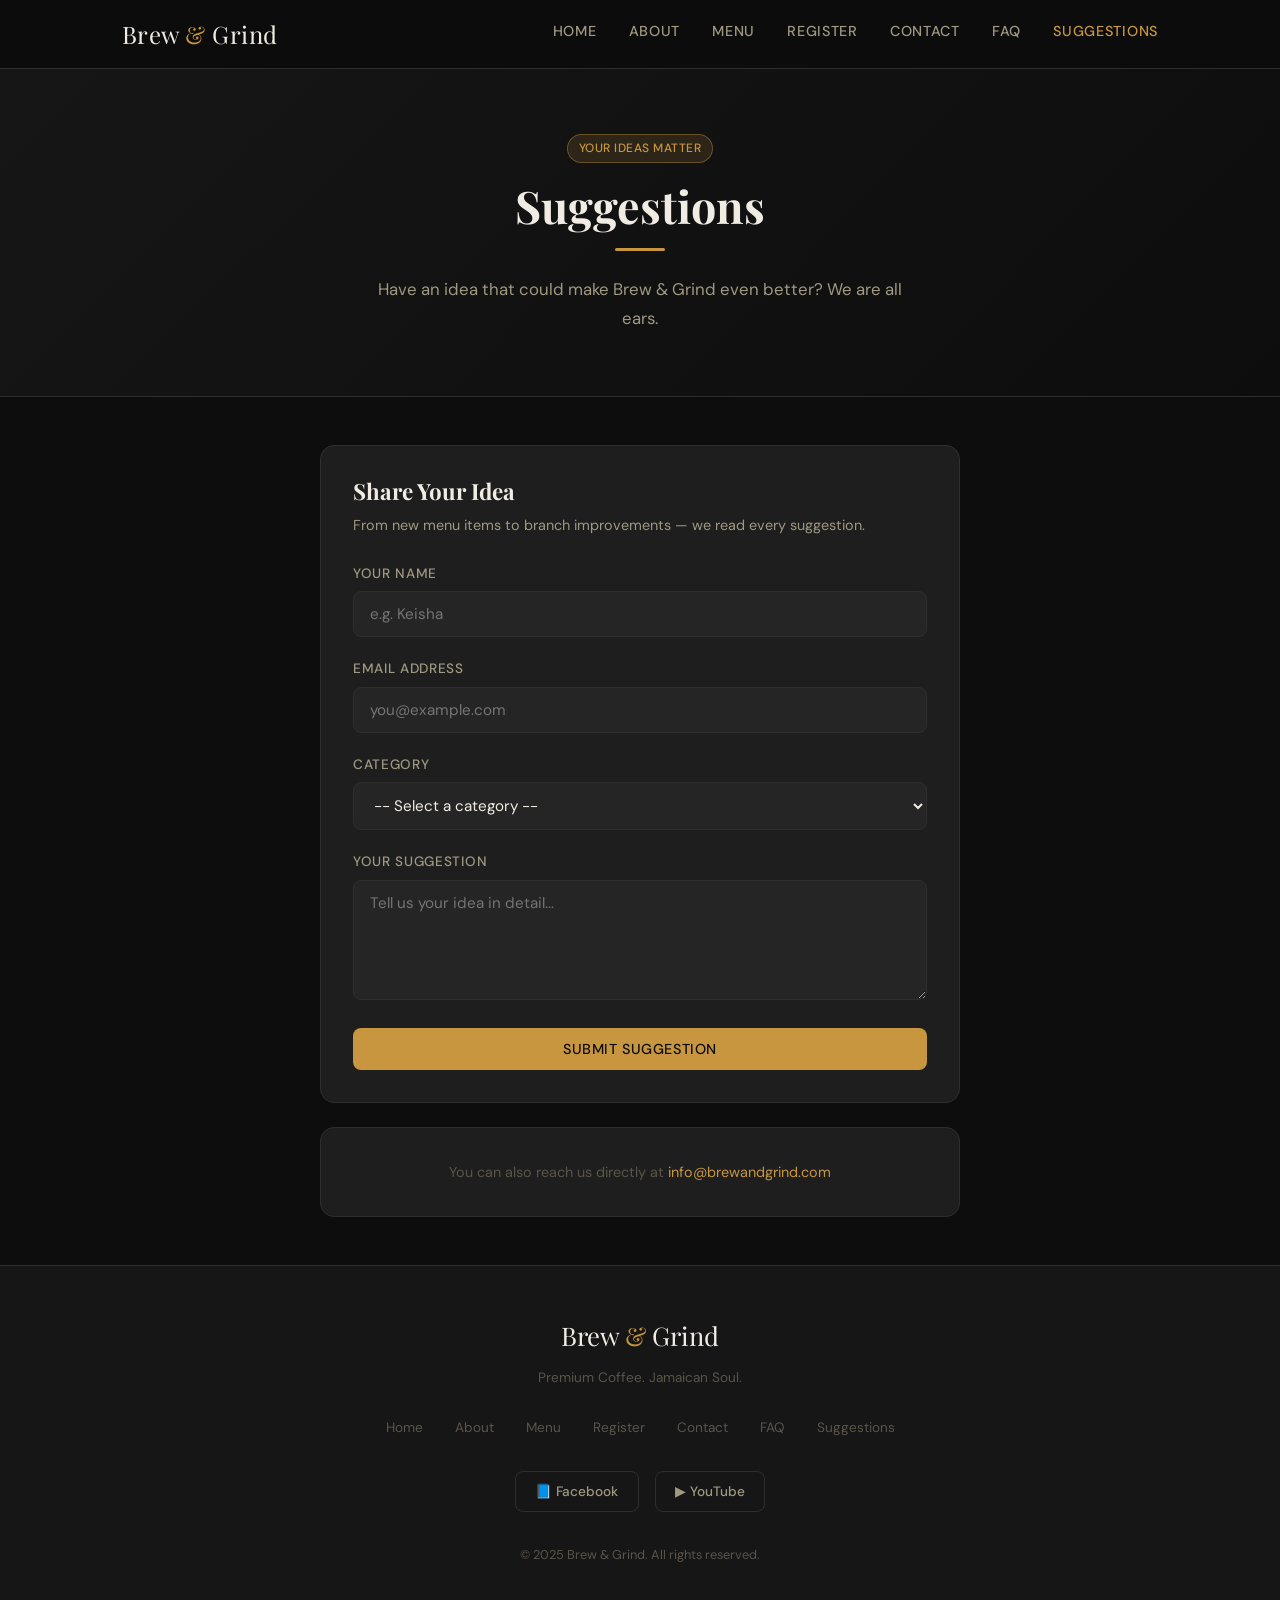
<file: suggestions.html>
<!DOCTYPE html>
<html lang="en">
<head>
  <meta charset="UTF-8" />
  <meta name="viewport" content="width=device-width, initial-scale=1.0" />
  <title>Suggestions — Brew &amp; Grind</title>
  <link rel="stylesheet" href="css/style.css" />
</head>
<body>

  <nav>
    <div class="nav-container">
      <a href="index.html" class="nav-logo">Brew <span>&amp;</span> Grind</a>
      <ul class="nav-links">
        <li><a href="index.html">Home</a></li>
        <li><a href="about.html">About</a></li>
        <li><a href="products.html">Menu</a></li>
        <li><a href="register.html">Register</a></li>
        <li><a href="contact.html">Contact</a></li>
        <li><a href="faq.html">FAQ</a></li>
        <li><a href="suggestions.html">Suggestions</a></li>
      </ul>
    </div>
  </nav>

  <div class="page-header">
    <span class="badge">Your Ideas Matter</span>
    <h1 style="margin-top:1rem;">Suggestions</h1>
    <div class="accent-line"></div>
    <p>Have an idea that could make Brew &amp; Grind even better? We are all ears.</p>
  </div>

  <div class="container">
    <div style="max-width: 640px; margin: 0 auto;">

      <div id="sug-message" class="alert" style="display:none;"></div>

      <div class="card">
        <h3 style="margin-bottom:0.5rem;">Share Your Idea</h3>
        <p style="font-size:0.9rem; margin-bottom:1.5rem;">From new menu items to branch improvements — we read every suggestion.</p>

        <form id="suggestion-form" action="#" method="post">

          <div class="form-group">
            <label for="sugName">Your Name</label>
            <input type="text" id="sugName" name="sugName" placeholder="e.g. Keisha" />
          </div>

          <div class="form-group">
            <label for="sugEmail">Email Address</label>
            <input type="email" id="sugEmail" name="sugEmail" placeholder="you@example.com" />
          </div>

          <div class="form-group">
            <label for="sugCategory">Category</label>
            <select id="sugCategory" name="sugCategory">
              <option value="">-- Select a category --</option>
              <option value="menu">New Menu Item</option>
              <option value="service">Customer Service</option>
              <option value="branch">Branch Improvement</option>
              <option value="loyalty">Loyalty Program</option>
              <option value="other">Other</option>
            </select>
          </div>

          <div class="form-group">
            <label for="sugIdea">Your Suggestion</label>
            <textarea id="sugIdea" name="sugIdea" placeholder="Tell us your idea in detail..."></textarea>
          </div>

          <button type="submit" class="btn btn-primary" style="width:100%;">Submit Suggestion</button>

        </form>
      </div>

      <div class="card" style="margin-top:1.5rem; text-align:center;">
        <p style="font-size:0.9rem; margin:0; color:var(--text-muted);">
          You can also reach us directly at
          <a href="mailto:info@brewandgrind.com">info@brewandgrind.com</a>
        </p>
      </div>

    </div>
  </div>

  <footer>
    <div class="footer-logo">Brew <span>&amp;</span> Grind</div>
    <p class="footer-tagline">Premium Coffee. Jamaican Soul.</p>
    <ul class="footer-links">
      <li><a href="index.html">Home</a></li>
      <li><a href="about.html">About</a></li>
      <li><a href="products.html">Menu</a></li>
      <li><a href="register.html">Register</a></li>
      <li><a href="contact.html">Contact</a></li>
      <li><a href="faq.html">FAQ</a></li>
      <li><a href="suggestions.html">Suggestions</a></li>
    </ul>
    <div class="social-links">
      <a href="https://www.facebook.com" target="_blank" class="social-btn">&#x1F4D8; Facebook</a>
      <a href="https://www.youtube.com" target="_blank" class="social-btn">&#x25B6; YouTube</a>
    </div>
    <p class="footer-copy">&copy; 2025 Brew &amp; Grind. All rights reserved.</p>
  </footer>

  <script src="js/main.js"></script>
</body>
</html>
</file>
<file: css/style.css>
/* =============================================
   BREW & GRIND — Main Stylesheet
   Dark Modern Theme
   External CSS for all pages
============================================= */

@import url('https://fonts.googleapis.com/css2?family=Playfair+Display:wght@400;700&family=DM+Sans:wght@300;400;500&display=swap');

/* --- CSS Variables --- */
:root {
  --bg-primary: #0d0d0d;
  --bg-secondary: #161616;
  --bg-card: #1e1e1e;
  --bg-input: #252525;
  --accent: #c8963e;
  --accent-hover: #e0aa52;
  --accent-muted: rgba(200, 150, 62, 0.15);
  --text-primary: #f0ece4;
  --text-secondary: #a09880;
  --text-muted: #5a5449;
  --border: #2e2e2e;
  --border-accent: rgba(200, 150, 62, 0.4);
  --font-display: 'Playfair Display', serif;
  --font-body: 'DM Sans', sans-serif;
  --radius: 8px;
  --radius-lg: 14px;
  --shadow: 0 4px 24px rgba(0, 0, 0, 0.5);
  --transition: 0.25s ease;
}

/* --- Reset & Base --- */
*, *::before, *::after {
  margin: 0;
  padding: 0;
  box-sizing: border-box;
}

html { scroll-behavior: smooth; }

body {
  background-color: var(--bg-primary);
  color: var(--text-primary);
  font-family: var(--font-body);
  font-size: 16px;
  line-height: 1.7;
  min-height: 100vh;
}

/* --- Typography --- */
h1, h2, h3, h4 {
  font-family: var(--font-display);
  font-weight: 700;
  line-height: 1.2;
  color: var(--text-primary);
}

h1 { font-size: 2.8rem; }
h2 { font-size: 2rem; }
h3 { font-size: 1.4rem; }
h4 { font-size: 1.1rem; }

p { color: var(--text-secondary); margin-bottom: 1rem; }

a { color: var(--accent); text-decoration: none; transition: color var(--transition); }
a:hover { color: var(--accent-hover); }

/* --- Navigation --- */
nav {
  background-color: rgba(13, 13, 13, 0.95);
  border-bottom: 1px solid var(--border);
  position: sticky;
  top: 0;
  z-index: 100;
  backdrop-filter: blur(10px);
}

.nav-container {
  max-width: 1100px;
  margin: 0 auto;
  padding: 0 2rem;
  display: flex;
  align-items: center;
  justify-content: space-between;
  height: 68px;
}

.nav-logo {
  font-family: var(--font-display);
  font-size: 1.5rem;
  color: var(--text-primary);
  letter-spacing: 0.02em;
}

.nav-logo span { color: var(--accent); }

.nav-links {
  list-style: none;
  display: flex;
  gap: 2rem;
  align-items: center;
}

.nav-links a {
  color: var(--text-secondary);
  font-size: 0.9rem;
  font-weight: 500;
  letter-spacing: 0.05em;
  text-transform: uppercase;
  transition: color var(--transition);
}

.nav-links a:hover, .nav-links a.active { color: var(--accent); }

/* --- Page Header --- */
.page-header {
  background: linear-gradient(135deg, #161616 0%, #0d0d0d 100%);
  border-bottom: 1px solid var(--border);
  padding: 4rem 2rem;
  text-align: center;
}

.page-header p { font-size: 1.05rem; max-width: 540px; margin: 0 auto; }

.accent-line {
  width: 50px;
  height: 3px;
  background: var(--accent);
  margin: 1rem auto 1.5rem;
  border-radius: 2px;
}

/* --- Container --- */
.container { max-width: 1100px; margin: 0 auto; padding: 3rem 2rem; }

/* --- Cards --- */
.card {
  background: var(--bg-card);
  border: 1px solid var(--border);
  border-radius: var(--radius-lg);
  padding: 2rem;
  transition: border-color var(--transition), transform var(--transition);
}

.card:hover { border-color: var(--border-accent); transform: translateY(-3px); }

/* --- Buttons --- */
.btn {
  display: inline-block;
  padding: 0.75rem 1.75rem;
  border-radius: var(--radius);
  font-family: var(--font-body);
  font-size: 0.9rem;
  font-weight: 500;
  cursor: pointer;
  border: none;
  transition: all var(--transition);
  letter-spacing: 0.04em;
  text-transform: uppercase;
}

.btn-primary { background: var(--accent); color: #0d0d0d; }
.btn-primary:hover {
  background: var(--accent-hover);
  color: #0d0d0d;
  transform: translateY(-2px);
  box-shadow: 0 6px 20px rgba(200, 150, 62, 0.35);
}

.btn-outline { background: transparent; color: var(--accent); border: 1px solid var(--border-accent); }
.btn-outline:hover { background: var(--accent-muted); border-color: var(--accent); }

/* --- Forms --- */
.form-group { margin-bottom: 1.25rem; }

.form-group label {
  display: block;
  font-size: 0.85rem;
  font-weight: 500;
  color: var(--text-secondary);
  margin-bottom: 0.4rem;
  text-transform: uppercase;
  letter-spacing: 0.05em;
}

.form-group input,
.form-group select,
.form-group textarea {
  width: 100%;
  padding: 0.75rem 1rem;
  background: var(--bg-input);
  border: 1px solid var(--border);
  border-radius: var(--radius);
  color: var(--text-primary);
  font-family: var(--font-body);
  font-size: 0.95rem;
  transition: border-color var(--transition);
  outline: none;
}

.form-group input:focus,
.form-group select:focus,
.form-group textarea:focus {
  border-color: var(--accent);
  box-shadow: 0 0 0 3px var(--accent-muted);
}

.form-group select option { background: var(--bg-card); }
.form-group textarea { resize: vertical; min-height: 120px; }

.form-row { display: grid; grid-template-columns: 1fr 1fr; gap: 1rem; }

.required-star { color: var(--accent); }

/* --- Tables --- */
table { width: 100%; border-collapse: collapse; margin: 1.5rem 0; }
thead { background: var(--bg-card); }

th {
  padding: 1rem 1.25rem;
  text-align: left;
  font-size: 0.8rem;
  text-transform: uppercase;
  letter-spacing: 0.08em;
  color: var(--accent);
  border-bottom: 1px solid var(--border-accent);
}

td {
  padding: 0.9rem 1.25rem;
  border-bottom: 1px solid var(--border);
  color: var(--text-secondary);
  font-size: 0.95rem;
}

tr:last-child td { border-bottom: none; }
tr:hover td { background: rgba(255,255,255,0.02); }

/* --- Lists --- */
ul, ol { padding-left: 1.5rem; color: var(--text-secondary); }
li { margin-bottom: 0.4rem; }

/* --- Divider --- */
.divider { border: none; border-top: 1px solid var(--border); margin: 2.5rem 0; }

/* --- Alerts --- */
.alert { padding: 1rem 1.25rem; border-radius: var(--radius); font-size: 0.9rem; margin: 1rem 0; }
.alert-success { background: rgba(74, 180, 100, 0.1); border: 1px solid rgba(74, 180, 100, 0.3); color: #6fcf8a; }
.alert-error { background: rgba(220, 80, 80, 0.1); border: 1px solid rgba(220, 80, 80, 0.3); color: #e87878; }
.alert-info { background: var(--accent-muted); border: 1px solid var(--border-accent); color: var(--accent); }

/* --- Footer --- */
footer {
  background: var(--bg-secondary);
  border-top: 1px solid var(--border);
  padding: 3rem 2rem 2rem;
  text-align: center;
}

.footer-logo { font-family: var(--font-display); font-size: 1.6rem; color: var(--text-primary); margin-bottom: 0.5rem; }
.footer-logo span { color: var(--accent); }
.footer-tagline { color: var(--text-muted); font-size: 0.85rem; margin-bottom: 1.5rem; }

.footer-links {
  list-style: none;
  display: flex;
  justify-content: center;
  gap: 2rem;
  flex-wrap: wrap;
  margin-bottom: 1.5rem;
  padding: 0;
}

.footer-links a { color: var(--text-muted); font-size: 0.85rem; transition: color var(--transition); }
.footer-links a:hover { color: var(--accent); }

.social-links { display: flex; justify-content: center; gap: 1rem; margin-bottom: 2rem; }

.social-btn {
  display: inline-flex;
  align-items: center;
  gap: 0.5rem;
  padding: 0.5rem 1.2rem;
  border-radius: var(--radius);
  font-size: 0.85rem;
  font-weight: 500;
  transition: all var(--transition);
  border: 1px solid var(--border);
  color: var(--text-secondary);
}

.social-btn:hover { border-color: var(--accent); color: var(--accent); background: var(--accent-muted); }

.footer-copy { color: var(--text-muted); font-size: 0.8rem; }

/* --- Grid Helpers --- */
.grid-2 { display: grid; grid-template-columns: repeat(2, 1fr); gap: 1.5rem; }
.grid-3 { display: grid; grid-template-columns: repeat(3, 1fr); gap: 1.5rem; }
.grid-4 { display: grid; grid-template-columns: repeat(4, 1fr); gap: 1.5rem; }

/* --- Section Titles --- */
.section-title { text-align: center; margin-bottom: 2.5rem; }
.section-title h2 { margin-bottom: 0.5rem; }

/* --- Badge --- */
.badge {
  display: inline-block;
  padding: 0.2rem 0.7rem;
  border-radius: 20px;
  font-size: 0.75rem;
  font-weight: 500;
  background: var(--accent-muted);
  color: var(--accent);
  border: 1px solid var(--border-accent);
  letter-spacing: 0.04em;
  text-transform: uppercase;
}

/* --- Utility --- */
.text-center { text-align: center; }
.text-accent { color: var(--accent); }
.mt-1 { margin-top: 0.5rem; }
.mt-2 { margin-top: 1rem; }
.mt-3 { margin-top: 1.5rem; }
.mb-2 { margin-bottom: 1rem; }
.mb-3 { margin-bottom: 1.5rem; }

/* --- Responsive --- */
@media (max-width: 768px) {
  h1 { font-size: 2rem; }
  h2 { font-size: 1.6rem; }
  .nav-links { gap: 1rem; }
  .nav-links a { font-size: 0.8rem; }
  .grid-2, .grid-3, .grid-4 { grid-template-columns: 1fr; }
  .form-row { grid-template-columns: 1fr; }
  .container { padding: 2rem 1rem; }
}
</file>
